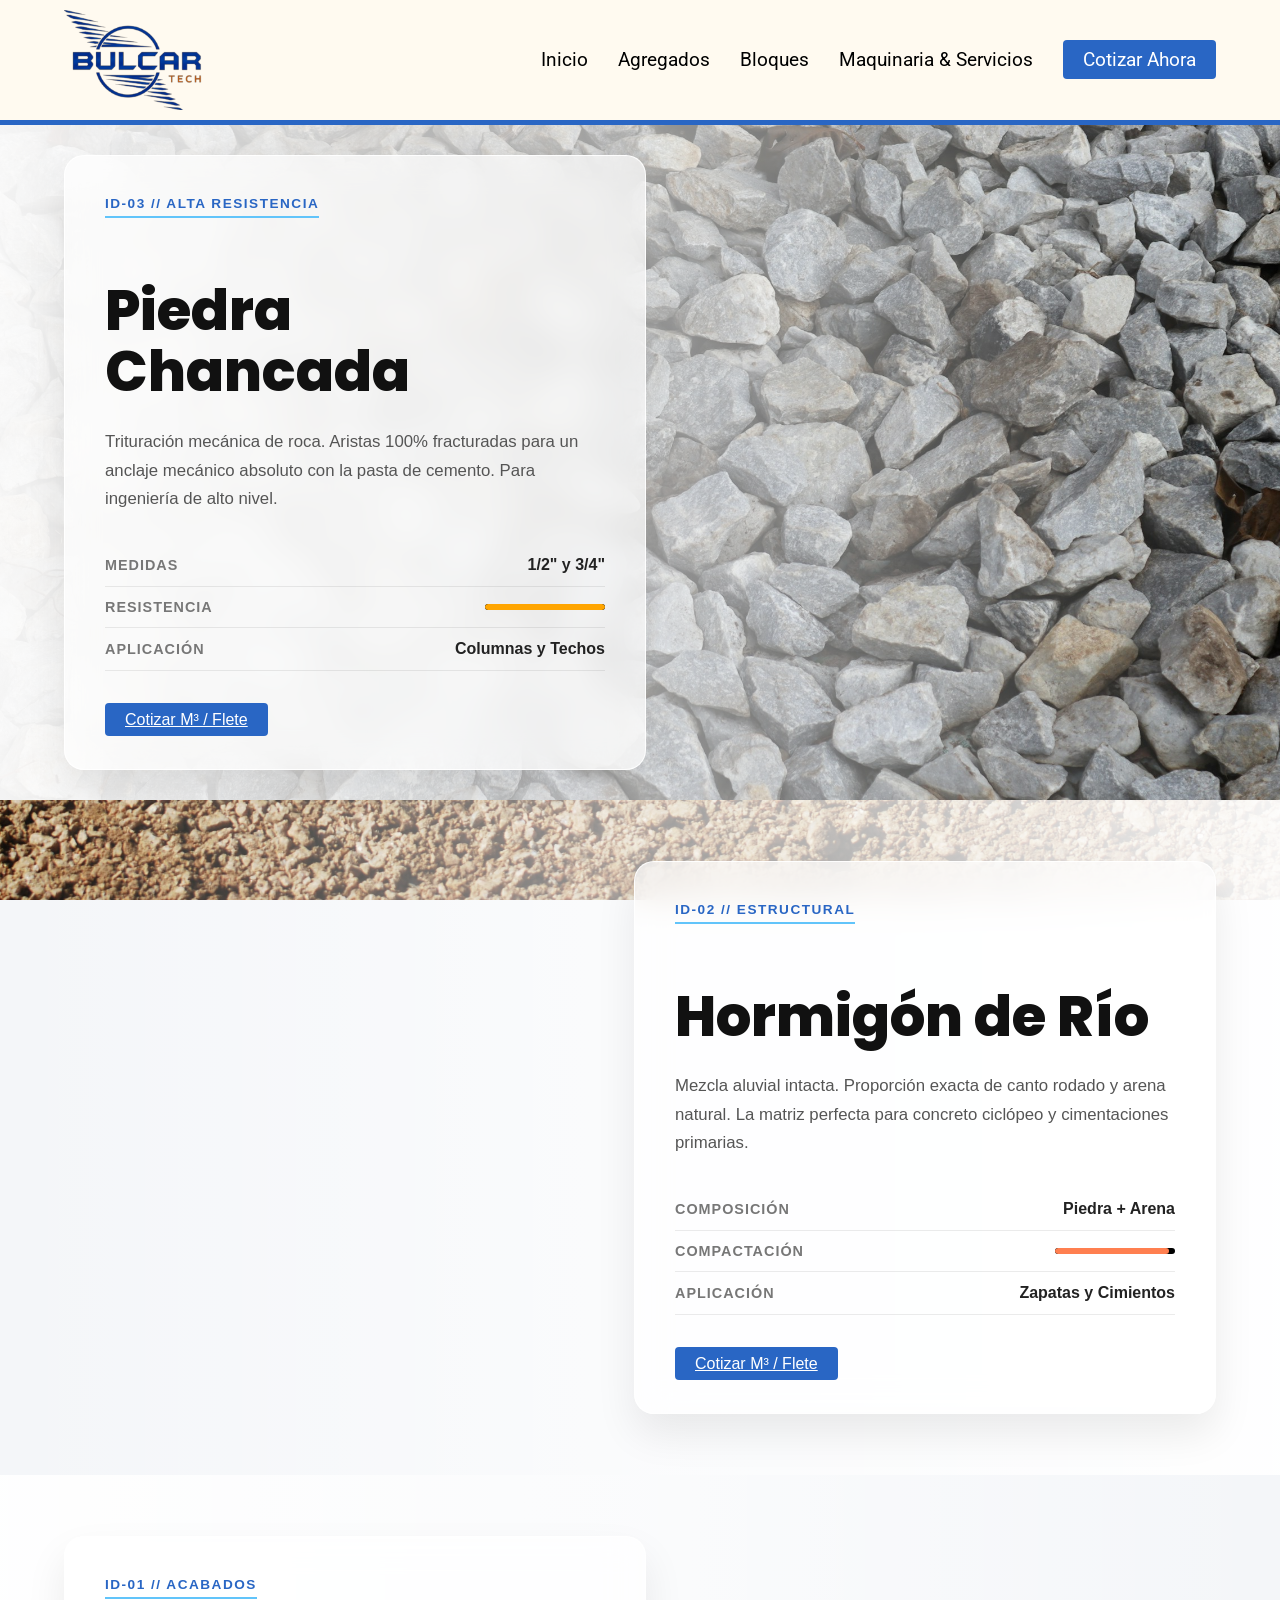
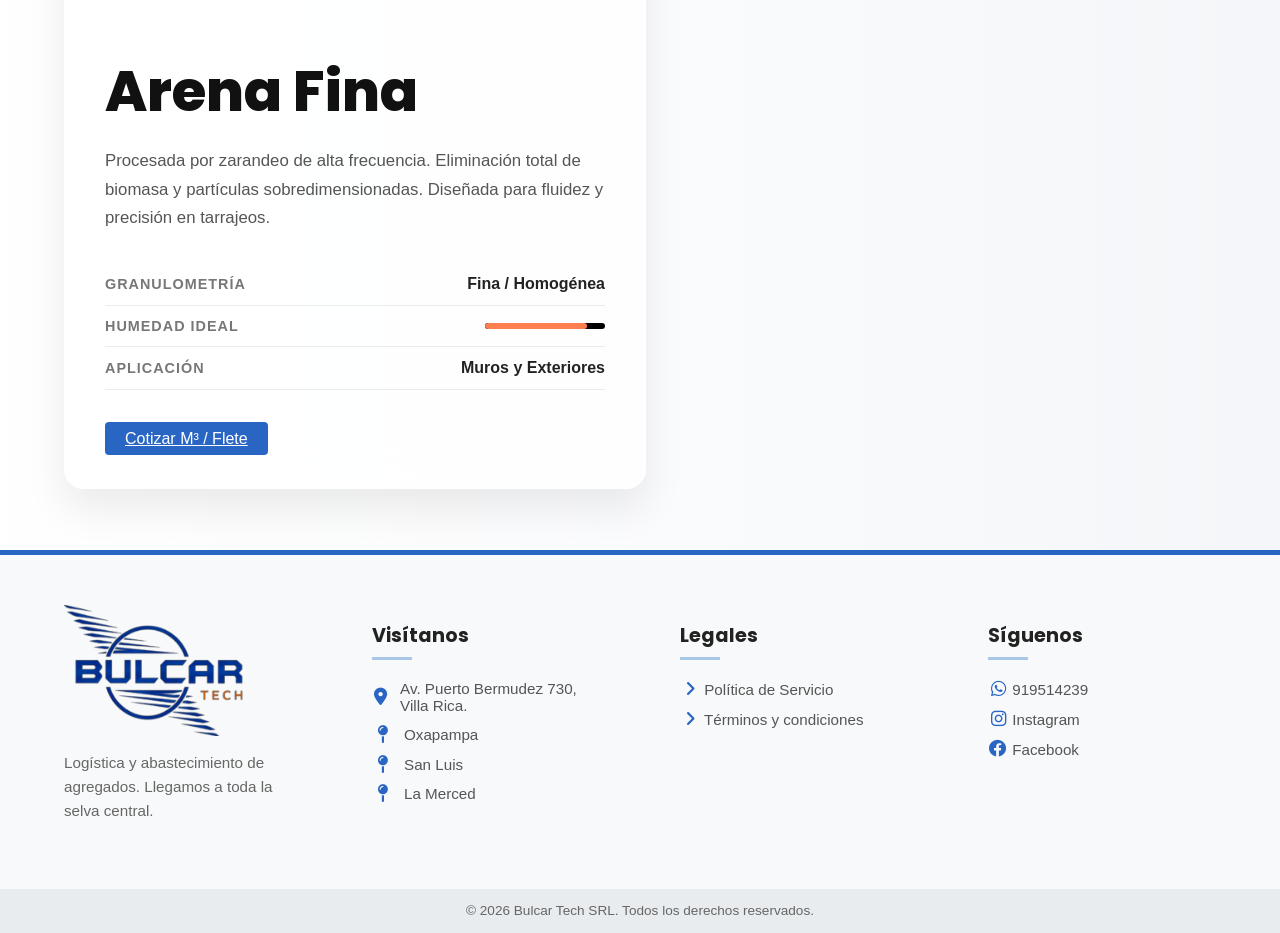
<file: agregados.html>
<!DOCTYPE html5>
<html>
<head>
    <meta name="viewport" content="width=device-width, initial-scale=1.0">
    <title>Bulcar Tech</title>
    <link rel="preconnect" href="https://fonts.googleapis.com">
    <link rel="preconnect" href="https://fonts.gstatic.com" crossorigin>
    <link href="https://fonts.googleapis.com/css2?family=Poppins:wght@700&family=Roboto:wght@400;700&display=swap" rel="stylesheet">
    <link rel="stylesheet" href="https://cdnjs.cloudflare.com/ajax/libs/font-awesome/6.0.0/css/all.min.css"> <!-- para obtener iconos pequeños -->
    <link rel="stylesheet" href="style.css">
</head>

<body>
    <!-- cabezera -->
    <header class="main-header">
        <div class="header-container">
            
            <a href="index.html" class="logo">
                <img src="img/logo_original_white.png" alt="Bulcar Tech - Logística y Construcción">
            </a>

            <nav class="main-nav">
                <ul>
                    <li><a href="index.html">Inicio</a></li>
                    <li><a href="agregados.html">Agregados</a></li>
                    <li><a href="blocks.html">Bloques</a></li>
                    <li><a href="maquinaria.html">Maquinaria & Servicios</a></li>
                    <li class="item-cotizar"><a href="cotizar.html" class="btn-cotizar">Cotizar Ahora</a></li>
                </ul>
            </nav>
        </div>
    </header>

    <!-- Contenido -->
    <main class="main-agregados">

        <section class="seccion-material bg-piedra">
            <div class="filtro-fondo"></div>
            <div class="contenedor-material">
                
                <div class="tarjeta-info">
                    <div class="tarjeta-cabecera">
                        <span class="etiqueta">ID-03 // Alta Resistencia</span>
                        <h2>Piedra Chancada</h2>
                    </div>
                    
                    <div class="tarjeta-cuerpo">
                        <p class="descripcion">Trituración mecánica de roca. Aristas 100% fracturadas para un anclaje mecánico absoluto con la pasta de cemento. Para ingeniería de alto nivel.</p>
                        
                        <ul class="lista-especificaciones">
                            <li>
                                <span class="spec-nombre">Medidas</span>
                                <span class="spec-valor">1/2" y 3/4"</span>
                            </li>
                            <li>
                                <span class="spec-nombre">Resistencia</span>
                                <span class="barra-contenedor"><div class="barra-relleno color-oscuro" style="width: 100%;"></div></span>
                            </li>
                            <li>
                                <span class="spec-nombre">Aplicación</span>
                                <span class="spec-valor">Columnas y Techos</span>
                            </li>
                        </ul>
                    </div>

                    <div class="tarjeta-pie">
                        <a href="https://wa.me/51919514239" class="btn-cotizar">Cotizar M³ / Flete</a>
                    </div>
                </div>

            </div>
        </section>

        

        <section class="seccion-material bg-hormigon">
            <div class="filtro-fondo filtro-derecha"></div>
            <div class="contenedor-material alinear-derecha">
                
                <div class="tarjeta-info">
                    <div class="tarjeta-cabecera">
                        <span class="etiqueta">ID-02 // Estructural</span>
                        <h2>Hormigón de Río</h2>
                    </div>
                    
                    <div class="tarjeta-cuerpo">
                        <p class="descripcion">Mezcla aluvial intacta. Proporción exacta de canto rodado y arena natural. La matriz perfecta para concreto ciclópeo y cimentaciones primarias.</p>
                        
                        <ul class="lista-especificaciones">
                            <li>
                                <span class="spec-nombre">Composición</span>
                                <span class="spec-valor">Piedra + Arena</span>
                            </li>
                            <li>
                                <span class="spec-nombre">Compactación</span>
                                <span class="barra-contenedor"><div class="barra-relleno color-claro" style="width: 95%;"></div></span>
                            </li>
                            <li>
                                <span class="spec-nombre">Aplicación</span>
                                <span class="spec-valor">Zapatas y Cimientos</span>
                            </li>
                        </ul>
                    </div>

                    <div class="tarjeta-pie">
                        <a href="https://wa.me/51919514239" class="btn-cotizar">Cotizar M³ / Flete</a>
                    </div>
                </div>

            </div>
        </section>

        <section class="seccion-material bg-arena">
            <div class="filtro-fondo"></div>
            <div class="contenedor-material">
                
                <div class="tarjeta-info">
                    <div class="tarjeta-cabecera">
                        <span class="etiqueta">ID-01 // Acabados</span>
                        <h2>Arena Fina</h2>
                    </div>
                    
                    <div class="tarjeta-cuerpo">
                        <p class="descripcion">Procesada por zarandeo de alta frecuencia. Eliminación total de biomasa y partículas sobredimensionadas. Diseñada para fluidez y precisión en tarrajeos.</p>
                        
                        <ul class="lista-especificaciones">
                            <li>
                                <span class="spec-nombre">Granulometría</span>
                                <span class="spec-valor">Fina / Homogénea</span>
                            </li>
                            <li>
                                <span class="spec-nombre">Humedad Ideal</span>
                                <span class="barra-contenedor"><div class="barra-relleno color-claro" style="width: 85%;"></div></span>
                            </li>
                            <li>
                                <span class="spec-nombre">Aplicación</span>
                                <span class="spec-valor">Muros y Exteriores</span>
                            </li>
                        </ul>
                    </div>

                    <div class="tarjeta-pie">
                        <a href="https://wa.me/51919514239" class="btn-cotizar">Cotizar M³ / Flete</a>
                    </div>
                </div>
                
            </div>
        </section>

        

    </main>

    <!-- Pie de pagina -->
   <footer class="main-footer">
        <div class="footer-content">
            
            <div class="caja caja-marca">
                <img src="img/logo_original_white.png" alt="Logo Bulcar Tech" class="footer-logo-img">
                <p class="slogan-footer">Logística y abastecimiento de agregados. Llegamos a toda la selva central.</p>
            </div>

            <div class="caja">
                <h2>Visítanos</h2>
                <ul class="lista-visita">
                    <li><i class="fa-solid fa-location-dot"></i> Av. Puerto Bermudez 730, Villa Rica.</li>
                    <li><i class="fa-solid fa-map-pin"></i> Oxapampa</li>
                    <li><i class="fa-solid fa-map-pin"></i> San Luis</li>
                    <li><i class="fa-solid fa-map-pin"></i> La Merced</li>
                </ul>
            </div>

            <div class="caja">
                <h2>Legales</h2>
                <ul>
                    <li><a href="#"><i class="fa-solid fa-angle-right"></i> Política de Servicio</a></li>
                    <li><a href="#"><i class="fa-solid fa-angle-right"></i> Términos y condiciones</a></li>
                </ul>
            </div>

            <div class="caja">
                <h2>Síguenos</h2>
                <ul class="social-links">
                    <li><a href="https://wa.me/51919514239" target="_blank"><i class="fa-brands fa-whatsapp"></i> 919514239</a></li>
                    <li><a href="#"><i class="fa-brands fa-instagram"></i> Instagram</a></li>
                    <li><a href="#"><i class="fa-brands fa-facebook"></i> Facebook</a></li>
                </ul>
            </div>
            
        </div>
        <div class="footer-bottom">
            <p>&copy; 2026 Bulcar Tech SRL. Todos los derechos reservados.</p>
        </div>
    </footer>
</body>
</html>
</file>
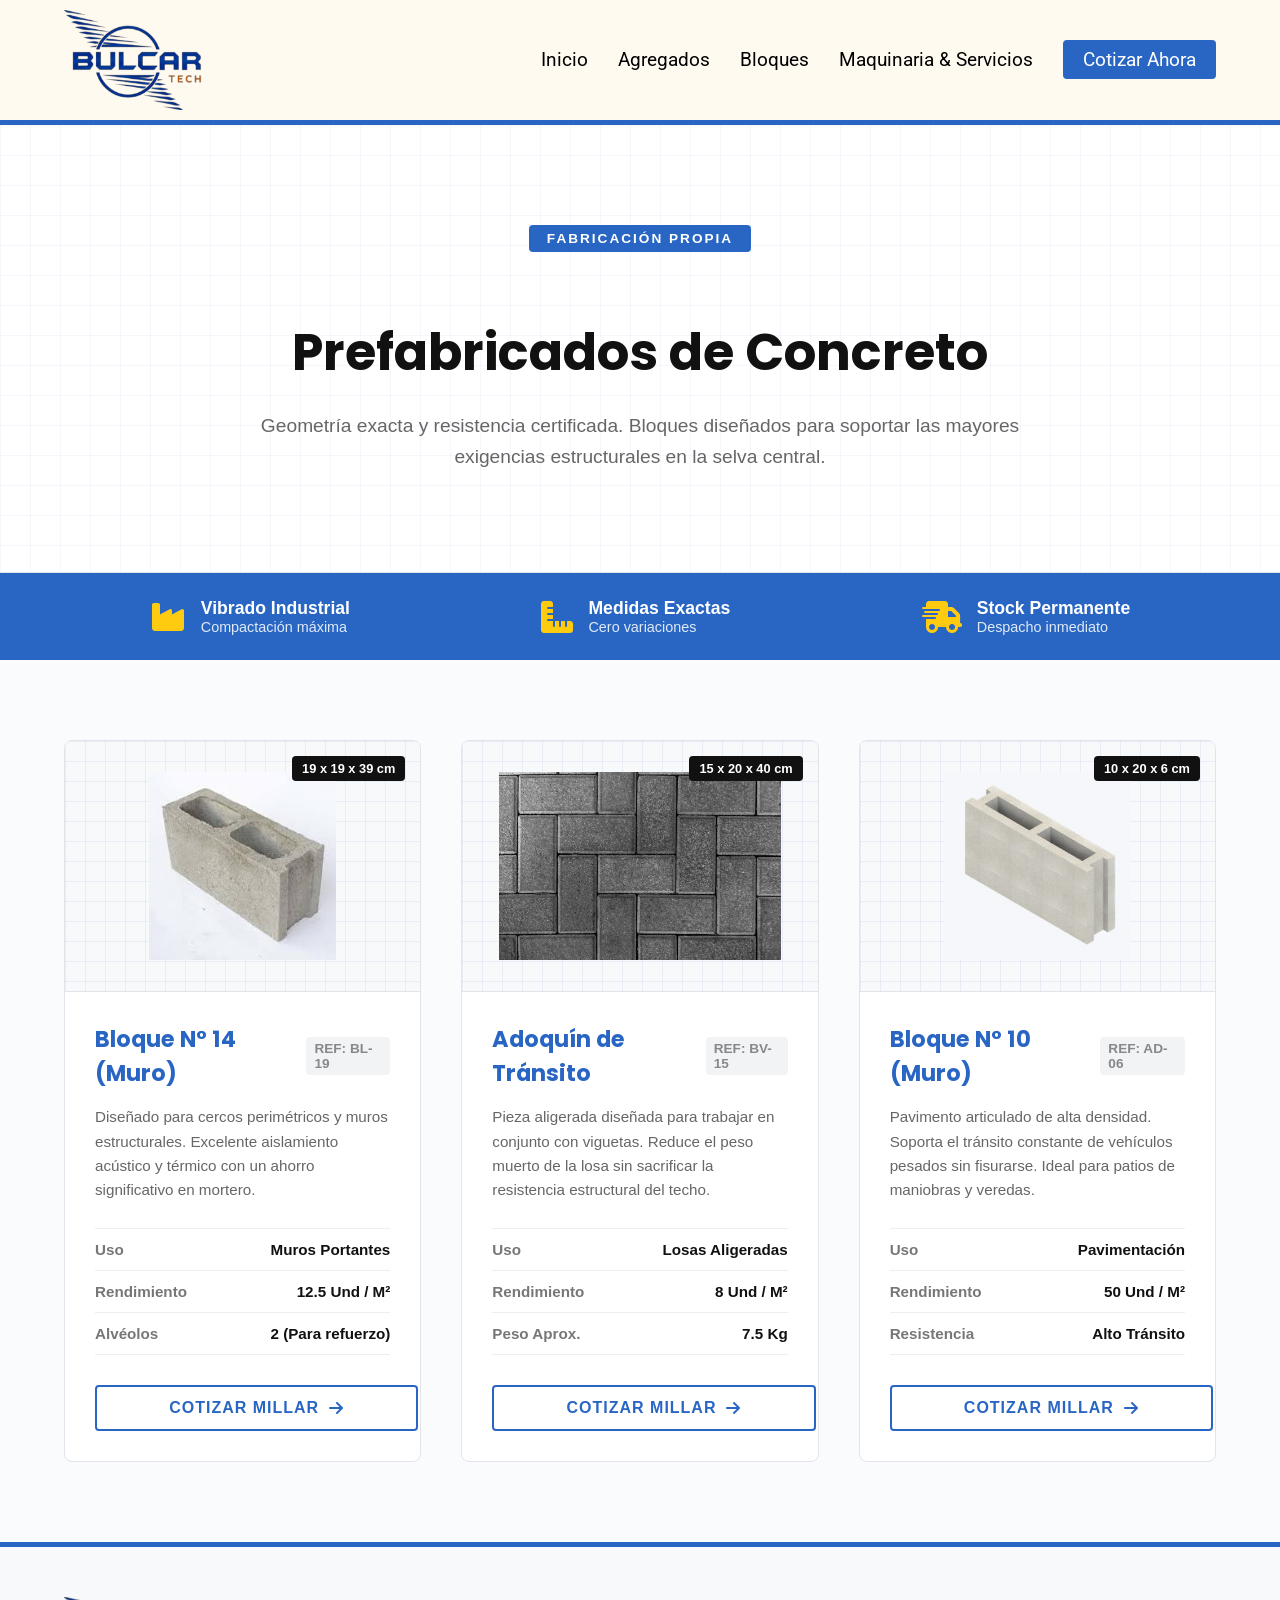
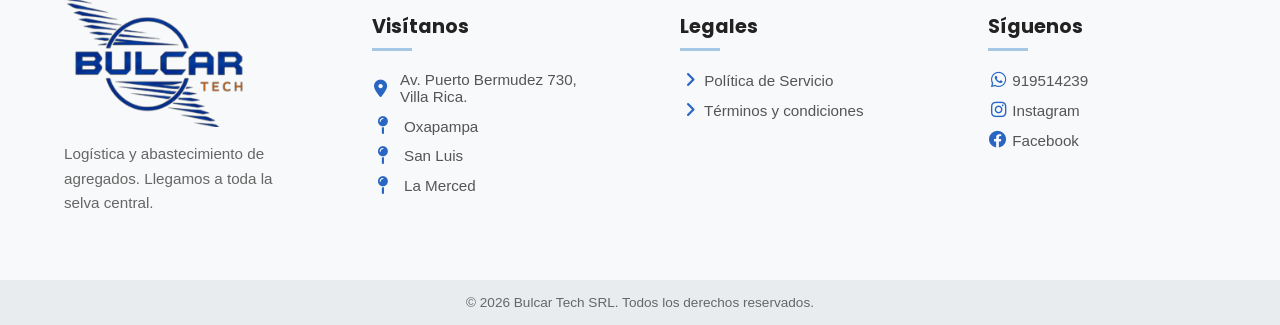
<file: blocks.html>
<!DOCTYPE html5>
<html>
<head>
    <meta name="viewport" content="width=device-width, initial-scale=1.0">
    <title>Bulcar Tech</title>
    <link rel="preconnect" href="https://fonts.googleapis.com">
    <link rel="preconnect" href="https://fonts.gstatic.com" crossorigin>
    <link href="https://fonts.googleapis.com/css2?family=Poppins:wght@700&family=Roboto:wght@400;700&display=swap" rel="stylesheet">
    <link rel="stylesheet" href="https://cdnjs.cloudflare.com/ajax/libs/font-awesome/6.0.0/css/all.min.css"> <!-- para obtener iconos pequeños -->
    <link rel="stylesheet" href="style.css">
</head>

<body>
    
    <!-- header-->
    <header class="main-header">
        <div class="header-container">
            
            <a href="index.html" class="logo">
                <img src="img/logo_original_white.png" alt="Bulcar Tech - Logística y Construcción">
            </a>

            <nav class="main-nav">
                <ul>
                    <li><a href="index.html">Inicio</a></li>
                    <li><a href="agregados.html">Agregados</a></li>
                    <li><a href="blocks.html">Bloques</a></li>
                    <li><a href="maquinaria.html">Maquinaria & Servicios</a></li>
                    <li class="item-cotizar"><a href="cotizar.html" class="btn-cotizar">Cotizar Ahora</a></li>
                </ul>
            </nav>
        </div>
    </header>
    <!-- cont -->
    <main class="main-bloques">

        <section class="hero-arquitectura">
            <div class="hero-contenido">
                <span class="badge-ingenieria">Fabricación Propia</span>
                <h1>Prefabricados de Concreto</h1>
                <p>Geometría exacta y resistencia certificada. Bloques diseñados para soportar las mayores exigencias estructurales en la selva central.</p>
            </div>
        </section>

        <section class="barra-datos-fabrica">
            <div class="contenedor-datos">
                <div class="dato-item">
                    <i class="fa-solid fa-industry"></i>
                    <div class="dato-texto">
                        <strong>Vibrado Industrial</strong>
                        <span>Compactación máxima</span>
                    </div>
                </div>
                <div class="dato-item">
                    <i class="fa-solid fa-ruler-combined"></i>
                    <div class="dato-texto">
                        <strong>Medidas Exactas</strong>
                        <span>Cero variaciones</span>
                    </div>
                </div>
                <div class="dato-item">
                    <i class="fa-solid fa-truck-fast"></i>
                    <div class="dato-texto">
                        <strong>Stock Permanente</strong>
                        <span>Despacho inmediato</span>
                    </div>
                </div>
            </div>
        </section>

        <section class="seccion-catalogo-tecnico">
            <div class="contenedor-grilla">

                <div class="tarjeta-bloque">
                    <div class="bloque-visual">
                        <div class="fondo-cuadricula"></div>
                        <span class="tag-medida">19 x 19 x 39 cm</span>
                        <img src="img/blocks/n14.jpg" alt="Bloque de Concreto 19">
                    </div>
                    
                    <div class="bloque-info">
                        <div class="encabezado-tecnico">
                            <h3>Bloque N° 14 (Muro)</h3>
                            <span class="sku">REF: BL-19</span>
                        </div>
                        
                        <p class="bloque-desc">Diseñado para cercos perimétricos y muros estructurales. Excelente aislamiento acústico y térmico con un ahorro significativo en mortero.</p>
                        
                        <div class="tabla-especificaciones">
                            <div class="fila-spec">
                                <span class="spec-lbl">Uso</span>
                                <span class="spec-val">Muros Portantes</span>
                            </div>
                            <div class="fila-spec">
                                <span class="spec-lbl">Rendimiento</span>
                                <span class="spec-val">12.5 Und / M²</span>
                            </div>
                            <div class="fila-spec">
                                <span class="spec-lbl">Alvéolos</span>
                                <span class="spec-val">2 (Para refuerzo)</span>
                            </div>
                        </div>
                        
                        <a href="https://wa.me/51919514239" class="btn-plano">Cotizar Millar <i class="fa-solid fa-arrow-right"></i></a>
                    </div>
                </div>

                <div class="tarjeta-bloque">
                    <div class="bloque-visual">
                        <div class="fondo-cuadricula"></div>
                        <span class="tag-medida">15 x 20 x 40 cm</span>
                        <img src="img/blocks/ad.jpg" alt="Bovedilla de Techo">
                    </div>
                    
                    <div class="bloque-info">
                        <div class="encabezado-tecnico">
                            <h3>Adoquín de Tránsito</h3>
                            <span class="sku">REF: BV-15</span>
                        </div>
                        
                        <p class="bloque-desc">Pieza aligerada diseñada para trabajar en conjunto con viguetas. Reduce el peso muerto de la losa sin sacrificar la resistencia estructural del techo.</p>
                        
                        <div class="tabla-especificaciones">
                            <div class="fila-spec">
                                <span class="spec-lbl">Uso</span>
                                <span class="spec-val">Losas Aligeradas</span>
                            </div>
                            <div class="fila-spec">
                                <span class="spec-lbl">Rendimiento</span>
                                <span class="spec-val">8 Und / M²</span>
                            </div>
                            <div class="fila-spec">
                                <span class="spec-lbl">Peso Aprox.</span>
                                <span class="spec-val">7.5 Kg</span>
                            </div>
                        </div>
                        
                        <a href="https://wa.me/51919514239" class="btn-plano">Cotizar Millar <i class="fa-solid fa-arrow-right"></i></a>
                    </div>
                </div>

                <div class="tarjeta-bloque">
                    <div class="bloque-visual">
                        <div class="fondo-cuadricula"></div>
                        <span class="tag-medida">10 x 20 x 6 cm</span>
                        <img src="img/blocks/n10.jpg" alt="Adoquín de Tránsito">
                    </div>
                    
                    <div class="bloque-info">
                        <div class="encabezado-tecnico">
                            <h3>Bloque N° 10 (Muro)</h3>
                            <span class="sku">REF: AD-06</span>
                        </div>
                        
                        <p class="bloque-desc">Pavimento articulado de alta densidad. Soporta el tránsito constante de vehículos pesados sin fisurarse. Ideal para patios de maniobras y veredas.</p>
                        
                        <div class="tabla-especificaciones">
                            <div class="fila-spec">
                                <span class="spec-lbl">Uso</span>
                                <span class="spec-val">Pavimentación</span>
                            </div>
                            <div class="fila-spec">
                                <span class="spec-lbl">Rendimiento</span>
                                <span class="spec-val">50 Und / M²</span>
                            </div>
                            <div class="fila-spec">
                                <span class="spec-lbl">Resistencia</span>
                                <span class="spec-val">Alto Tránsito</span>
                            </div>
                        </div>
                        
                        <a href="https://wa.me/51919514239" class="btn-plano">Cotizar Millar <i class="fa-solid fa-arrow-right"></i></a>
                    </div>
                </div>

            </div>
        </section>

    </main>

    <!-- pie de pagina -->
   <footer class="main-footer">
        <div class="footer-content">
            
            <div class="caja caja-marca">
                <img src="img/logo_original_white.png" alt="Logo Bulcar Tech" class="footer-logo-img">
                <p class="slogan-footer">Logística y abastecimiento de agregados. Llegamos a toda la selva central.</p>
            </div>

            <div class="caja">
                <h2>Visítanos</h2>
                <ul class="lista-visita">
                    <li><i class="fa-solid fa-location-dot"></i> Av. Puerto Bermudez 730, Villa Rica.</li>
                    <li><i class="fa-solid fa-map-pin"></i> Oxapampa</li>
                    <li><i class="fa-solid fa-map-pin"></i> San Luis</li>
                    <li><i class="fa-solid fa-map-pin"></i> La Merced</li>
                </ul>
            </div>

            <div class="caja">
                <h2>Legales</h2>
                <ul>
                    <li><a href="#"><i class="fa-solid fa-angle-right"></i> Política de Servicio</a></li>
                    <li><a href="#"><i class="fa-solid fa-angle-right"></i> Términos y condiciones</a></li>
                </ul>
            </div>

            <div class="caja">
                <h2>Síguenos</h2>
                <ul class="social-links">
                    <li><a href="https://wa.me/51919514239" target="_blank"><i class="fa-brands fa-whatsapp"></i> 919514239</a></li>
                    <li><a href="#"><i class="fa-brands fa-instagram"></i> Instagram</a></li>
                    <li><a href="#"><i class="fa-brands fa-facebook"></i> Facebook</a></li>
                </ul>
            </div>
            
        </div>
        <div class="footer-bottom">
            <p>&copy; 2026 Bulcar Tech SRL. Todos los derechos reservados.</p>
        </div>
    </footer>

    <script src="script.js"></script>
</body>
</html>
</file>
<file: style.css>
/* =============================================
                     RESET UNIVERSAL 
   ============================================= */
body {
    display: flex;
    flex-direction: column;
    min-height: 100vh; /* vh significa "view height", o sea, el alto de la pantalla */
    margin: 0;
    font-family: 'Roboto', sans-serif; /* Fuente principal para lectura */
}

h1, h2, h3, .formulario_titulo {
    font-family: 'Poppins', sans-serif;
    font-weight: 700; /* Negrita para resaltar */
}

/* =============================================
              PRELOADER (PANTALLA DE CARGA)
============================================= */
#preloader {
    position: fixed;
    top: 0;
    left: 0;
    width: 100%;
    height: 100vh; /* Ocupa el 100% de la pantalla */
    background-color: #ffffff; /* Fondo blanco limpio */
    z-index: 9999; /* Asegura que esté por encima de absolutamente todo */
    display: flex;
    justify-content: center;
    align-items: center;
    transition: opacity 0.5s ease, visibility 0.5s ease; /* Transición suave al desaparecer */
}

/* Clase que se añade con JavaScript para ocultarlo */
#preloader.oculto {
    opacity: 0;
    visibility: hidden;
}

/* Contenedor relativo para superponer el logo y el círculo */
.contenedor-loader {
    position: relative;
    width: 120px;
    height: 120px;
    display: flex;
    justify-content: center;
    align-items: center;
}

/* El aro que gira */
.circulo-giratorio {
    position: absolute;
    width: 100%;
    height: 100%;
    border: 4px solid #f3f3f3; /* Color de fondo del anillo (gris muy claro) */
    border-top: 4px solid #2966C4; /* Azul Bulcar */
    border-bottom: 4px solid #FFCB11; /* Amarillo Bulcar */
    border-radius: 50%;
    animation: girar 1.5s linear infinite; /* Animación infinita */
}

/* El logo en el centro */
.logo-loader {
    width: 70px; /* Un poco más pequeño que el aro para que no lo toque */
    height: auto;
    z-index: 10; /* Asegura que el logo esté por encima del fondo del aro */
    animation: latido 2s ease-in-out infinite; /* Pequeño efecto extra */
}

/* --- ANIMACIONES (KEYFRAMES) --- */
@keyframes girar {
    0% { transform: rotate(0deg); }
    100% { transform: rotate(360deg); }
}

@keyframes latido {
    0%, 100% { transform: scale(1); }
    50% { transform: scale(1.08); } /* El logo crece un 8% y vuelve a bajar */
}


/* ***************************index.html **************************/


/* =============================================
                        Header
   ============================================= */
.main-header {
    background-color:floralwhite; 
    width: 100%;
    padding: 10px 0;
}

.header-container {
    display: flex;
    justify-content: space-between;
    align-items: center;
    max-width: 1200px;
    margin: 0 auto;
    padding: 0 5%;
}


.main-nav ul {
    display: flex;
    list-style: none; /* delete los puntitos del lista */
    gap: 30px; /* space entre categories */
    

}
.btn-cotizar {
    color:white !important;
    padding: 8px 20px;
    border-radius: 4px; /* Bordes ligeramente suavizados, pero rectangulares */
    background-color: #2966C4;
    
    
}

.btn-cotizar:hover {
    background-color:#FFCB11 /* #a7c7e7 */; /* Se rellena de azul bajo */
    color: black !important; /* El texto cambia a blanco para contrastar */
  }

.main-nav a {   /* editar las categorias (anchor, ancla) -> "a" */
   
  color: black;
    font-size: 1.2rem;
    transition: 0.5s;
    text-decoration: none;
}

.main-nav a:hover {         /* pasar cursor en las categorias (anchor, ancla) -> "a" */
    color:blue;
    font-weight: bold;
    
}
/* =============================================
             AJUSTE PERFECTO DEL LOGO
============================================= */
.logo {
    display: flex;
    align-items: center; /* Centra el logo verticalmente con el menú */
    text-decoration: none;
}

.logo img {
    /* AQUÍ ESTÁ LA MAGIA */
    /* Limita la altura del logo para que nunca estire el header */
    max-height: 100px; 
    
    /* El ancho automático mantiene la proporción perfecta sin deformar tu logo */
    width: auto; 
    
    /* Le dice al navegador que el logo debe encajar estrictamente en ese espacio */
    object-fit: contain; 
}

/* Si sientes que el logo se ve muy chiquito, puedes subir el max-height a 60px o 70px, 
   pero 50px o 55px es el estándar corporativo para barras de navegación. */
/* modo MOVIL */
@media (max-width: 768px) {
    .header-container {
        flex-direction: column; /* Apila logo y menú verticalmente */
        gap: 15px;
    }

    .main-nav ul {
        flex-direction: column; /* ¡CORRECCIÓN AQUÍ! Esto apila las categorías una debajo de otra */
        align-items: center;
        gap: 15px; /* Espacio uniforme entre los enlaces y el botón */
        padding: 0;
        width: 100%;
    }
    
    .main-nav li {
        margin: 0; /* Quitamos el margin porque ya usamos 'gap' */
        width: 100%;
        text-align: center;
    }

    /* Protección extra para que el botón no se estire raro ni se deforme */
    .btn-cotizar {
        display: inline-block; /* Obliga a respetar el padding perfectamente */
        margin-top: 10px; /* Lo separa un poco más del resto de categorías */
        width: 80%; /* Para que en celular sea un botón grande y fácil de presionar */
        max-width: 250px;
    }
}
/* .logo {
    display: flex;
    align-items: center;
    position: relative;
    height: 60px; /* <--- ESTA es la altura máxima de tu header 
} */

/* 2. El logo puede ser más grande que el contenedor */
/* .logo img {
    height: 140px; /* <--- El logo mide 100px, pero el div solo 60px 
    width: auto;
    position: absolute; /* Permite que el logo "flote" sobre el header 
    top: 50%;
    transform: translateY(-50%); /* Lo centra verticalmente perfecto 
    z-index: 100; /* Asegura que el logo esté por encima de lo que venga abajo 
    transition: transform 0.3s ease;
} */ 

/* 3. Ajuste para el H1 (invisible para el usuario) */
/* .logo h1 {
    position: absolute;
    width: 1px;
    height: 1px;
    padding: 0;
    margin: -1px;
    overflow: hidden;
    clip: rect(0, 0, 0, 0);
    border: 0;
} */


/* =============================================
   TopBar (carrusel geografico)
   ============================================= */

/* 1. EL FONDO (100% ancho) */
.topbar-fondo {
    width: 100%;
    background: #A7C7E7;
    /* Aquí NO va el overflow, para que el fondo llegue a las esquinas */
}

/* 2. EL CENTRADOR (1200px) */
.topbar-centrado {
    max-width: 900px;
    margin: 0 auto; /* Lo mantiene al centro de la web */
    overflow: hidden; /* ESTA ES LA CLAVE: Corta el texto justo a los 1200px */
}

/* 3. LA PISTA EN MOVIMIENTO */
.carrusel-track {
    display: flex;
    width: max-content; /* Permite que la pista sea larguísima */
    animation: scroll 15s linear infinite;
}

.carrusel-track span {
    display: flex;
    align-items: center;
    gap: 8px;
    padding: 1px 50px;
    color: black;
   
}

/* LA ANIMACIÓN */
@keyframes scroll {
    0% { transform: translateX(0); }
    100% { transform: translateX(-50%); }
}

/* modo MOVIL*/

@media (max-width: 768px) {
    .top-bar {
        display: none; 
    }
}


/* =============================================
        hero section (imagen) 
   ============================================= */

.hero {
    /* Aquí pones la ruta de tu imagen */
    background-image: linear-gradient(rgba(0,0,0,0.6), rgba(0,0,0,0.6)), url('img/bg_banner.jpg');
    background-size: cover;       /* La imagen siempre llena el espacio sin deformarse */
    background-position: center;   /* Centra la imagen */
    height: 60vh;                 /* Ocupa el 80% de la altura de la pantalla */
    display: flex;
    justify-content: center;
    align-items: center;
    text-align: center;
    color: #f5f0e8;
}

.hero-content h1 {
    font-size: 3rem;
    margin-bottom: 20px;
}
.color-hero {
    /* color: #61C4FA; */
    color: #FFCB11;
}
.tt-green {
    color: #1DA851;
}

/* Estilo del botón (Similar al visto en la Sesión 04) */
.btn-main {
    background-color:  transparent;
    color: white;
    border: 2px solid white /* #84b6f4 */;
    padding: 10px 30px;
    text-decoration: none;
    border-radius: 5px;
    font-weight: bold;
    transition: 0.3s;
}

.btn-main:hover {
   /*  color: white;
    background-color: #2966C4;  */
    color: black;
    background-color: #FFCB11;
    border:3px solid white;
}
.slogan {
    padding: 15px;
}

/* modo movil */

@media (max-width: 768px) {
    .hero {
        height: 60vh; /* Bajamos la altura en celular para que se vea mejor el contenido */
    }

    .hero-content h1 {
        font-size: 1.8rem; /* Letra más pequeña para que no se corte */
    }
}



/* =============================================
        section STATS GLOB
   ============================================= */
.stats-static {
    background-color: whitesmoke/* #1a1a1a */; /* Fondo oscuro tipo industrial */
    padding: 1px 5%;
    color: black;
    border-top: 4px solid #A7C7E7; /* El verde que usamos en los botones */
}

.stats-wrapper {
    display: flex;
    justify-content: space-around; /* Reparte el espacio entre los 4 */
    align-items: center;
    max-width: 1200px;
    margin: 0 auto;
    flex-wrap: wrap; /* Clave para que en móvil bajen */
}

.stat-box {
    text-align: center;
    padding: 15px;
    flex: 1;
    min-width: 200px; /* Evita que se aplasten mucho */
}

.stat-val {
    display: block;
    font-size: 2.3rem;
    font-weight: 800;
    color: black/* #229797 */; 
    margin-bottom: 5px;
}

.stat-desc {
    font-size: 0.85rem;
    text-transform: uppercase;
    letter-spacing: 1.5px;
    font-weight: 400;
    opacity: 0.8;
}

/* modo movil */
@media (max-width: 768px) {
    .stats-wrapper {
        flex-direction: column; /* Se apilan en columna en celular */
        gap: 30px;
    }
    
    .stat-box {
        border-bottom: 1px solid #333;
        width: 100%;
    }
    
    .stat-box:last-child {
        border-bottom: none;
    }
}

/* =============================================
      SECCIÓN VITRINA (PRODUCTOS / SERVICIOS)
============================================= */
.vitrina-bulcar {
    padding: 80px 5%;
    background-color: #f4f6f9; /* Fondo muy claro para contrastar */
    font-family: sans-serif;
}

/* --- CABECERA DE LA SECCIÓN --- */
.vitrina-cabecera {
    display: flex;
    justify-content: space-between;
    align-items: flex-end;
    margin-bottom: 50px;
    border-bottom: 2px solid #e1e5eb;
    padding-bottom: 20px;
}

.titulos-vitrina {
    max-width: 600px;
}

.badge-vitrina {
    display: inline-block;
    color: #2966C4;
    font-weight: bold;
    text-transform: uppercase;
    letter-spacing: 1.5px;
    font-size: 0.85rem;
    margin-bottom: 10px;
}

.tt-pro-serv {
    font-size: 2.5rem;
    color: #111;
    margin: 0 0 10px 0;
    line-height: 1.2;
}

.titulos-vitrina p {
    color: #555;
    font-size: 1.1rem;
    margin: 0;
}

.btn-ver-todo {
    color: #2966C4;
    font-weight: bold;
    text-decoration: none;
    font-size: 1.05rem;
    transition: color 0.3s;
}

.btn-ver-todo:hover {
    color: #FFCB11; /* Tu amarillo Bulcar */
}

/* --- GRID DE TARJETAS --- */
.grid-vitrina {
    display: grid;
    /* Esto hace que sea responsivo automáticamente sin media queries complejas */
    grid-template-columns: repeat(auto-fit, minmax(320px, 1fr));
    gap: 30px;
}

/* --- TARJETA INDUSTRIAL INTERACTIVA --- */
.card-industrial {
    position: relative;
    height: 380px;
    border-radius: 12px;
    overflow: hidden;
    box-shadow: 0 10px 20px rgba(0,0,0,0.1);
    background-color: #000;
}

/* La imagen de fondo */
.card-bg {
    position: absolute;
    top: 0; left: 0;
    width: 100%; height: 100%;
    object-fit: cover;
    transition: transform 0.6s ease;
}

/* Filtro oscuro que se oscurece más al pasar el mouse */
.card-filtro {
    position: absolute;
    top: 0; left: 0;
    width: 100%; height: 100%;
    background: linear-gradient(to top, rgba(15, 20, 25, 0.95) 0%, rgba(15, 20, 25, 0.4) 50%, rgba(15, 20, 25, 0.1) 100%);
    transition: background 0.4s ease;
}

/* Contenido de texto que se superpone */
.card-contenido {
    position: absolute;
    bottom: 0;
    left: 0;
    width: 100%;
    padding: 30px;
    color: white;
    display: flex;
    flex-direction: column;
    justify-content: flex-end;
    height: 100%;
}

.card-encabezado {
    display: flex;
    justify-content: space-between;
    align-items: center;
    margin-bottom: 15px;
    border-left: 3px solid #FFCB11;
    padding-left: 15px;
    transition: transform 0.4s ease;
}

.card-encabezado h3 {
    font-size: 1.4rem;
    margin: 0;
    font-weight: 700;
}

.card-encabezado i {
    color: #61C4FA;
    font-size: 1.5rem;
}

/* La información que está oculta y aparece al pasar el mouse */
.card-oculto {
    max-height: 0; /* Oculto inicialmente */
    opacity: 0;
    overflow: hidden;
    transition: max-height 0.5s ease, opacity 0.5s ease;
}

.lista-vitrina {
    list-style: none;
    padding: 0;
    margin: 0 0 20px 0;
}

.lista-vitrina li {
    font-size: 0.95rem;
    color: #d1d5db;
    margin-bottom: 8px;
    display: flex;
    align-items: center;
    gap: 10px;
}

.lista-vitrina i {
    color: #FFCB11;
    font-size: 0.8rem;
}

.btn-vitrina {
    display: block;
    text-align: center;
    background-color: #2966C4;
    color: white;
    text-decoration: none;
    padding: 12px;
    border-radius: 6px;
    font-weight: bold;
    text-transform: uppercase;
    font-size: 0.9rem;
    transition: background-color 0.3s;
}

.btn-vitrina:hover {
    background-color: #FFCB11;
    color: #111;
}

/* --- EFECTOS HOVER (La magia de la interacción) --- */
.card-industrial:hover .card-bg {
    transform: scale(1.1); /* La foto hace zoom in lento */
}

.card-industrial:hover .card-filtro {
    background: linear-gradient(to top, rgba(15, 20, 25, 0.98) 0%, rgba(15, 20, 25, 0.8) 100%);
}

.card-industrial:hover .card-encabezado {
    transform: translateY(-10px); /* El título sube un poco */
}

.card-industrial:hover .card-oculto {
    max-height: 250px; /* Se despliega la lista y el botón */
    opacity: 1;
}

/* --- RESPONSIVE MÓVIL --- */
@media (max-width: 768px) {
    .vitrina-cabecera {
        flex-direction: column;
        align-items: flex-start;
        gap: 15px;
    }
    
    .tt-pro-serv {
        font-size: 2rem;
    }

    /* En móvil no hay "hover", así que mostramos la info directamente */
    .card-oculto {
        max-height: 250px;
        opacity: 1;
    }
    
    .card-industrial {
        height: auto;
        min-height: 400px;
    }
    
    .card-filtro {
        background: linear-gradient(to top, rgba(15, 20, 25, 0.98) 0%, rgba(15, 20, 25, 0.6) 100%);
    }
}

/* =============================================
       Photos enterprise
   ============================================= */
/* --- SLIDER FULL WIDTH (UI/UX Expert) --- */

.slider-fw-section {
    width: 100vw; /* 100% del ancho de la ventana del navegador */
    margin-left: calc(-50vw + 50%); /* Truco avanzado para romper los márgenes de contenedores padres */
    position: relative;
    overflow: hidden;
    background-color: #000;
}

.slider-fw-container {
    width: 100%;
    position: relative;
    border-top: 5px solid #A7C7E7;
}

.slider-fw-track {
    display: flex;
    transition: transform 0.6s cubic-bezier(0.25, 1, 0.5, 1); /* Transición mucho más profesional y fluida */
}

.slide-fw {
    min-width: 100vw; /* Cada foto ocupa toda la pantalla a lo ancho */
    height: 700px; /* Altura imponente */
    position: relative;
}

.slide-fw img {
    width: 100%;
    height: 100%;
    object-fit: cover; /* Evita que las fotos se aplasten */
}

/* El Gradiente Oscuro para legibilidad perfecta (Principio de Accesibilidad UX) */
.slide-fw-overlay {
    position: absolute;
    top: 0;
    left: 0;
    width: 100%;
    height: 100%;
    background: linear-gradient(to top, rgba(0,0,0,0.9) 0%, rgba(0,0,0,0.2) 50%, transparent 100%);
    display: flex;
    align-items: flex-end; /* Manda el texto hacia abajo */
    justify-content: center;
    padding-bottom: 80px;
}

.slide-fw-content {
    text-align: center;
    color: #ffffff;
    max-width: 800px;
    padding: 0 20px;
}

.slide-fw-content h2 {
    font-size: 3rem;
    margin-bottom: 15px;
    text-transform: uppercase;
    letter-spacing: 2px;
}

.slide-fw-content p {
    font-size: 1.2rem;
    opacity: 0.9;
}

/* Botones minimalistas */
.fw-btn {
    position: absolute;
    top: 50%;
    transform: translateY(-50%);
    background: rgba(0, 0, 0, 0.4);
    color: white;
    border: 2px solid rgba(255, 255, 255, 0.2);
    width: 60px;
    height: 60px;
    cursor: pointer;
    font-size: 24px;
    border-radius: 50%; /* Botones redondos se ven más modernos */
    transition: all 0.3s ease;
    backdrop-filter: blur(5px); /* Efecto cristal moderno */
}

.fw-btn:hover {
    background: #229797; /* Tu color de marca */
    border-color: #229797;
    transform: translateY(-50%) scale(1.1); /* Crece un poco al pasar el mouse */
}

.prev-fw { left: 30px; }
.next-fw { right: 30px; }

/* Responsive para celulares */
@media (max-width: 768px) {
    .slide-fw { height: 400px; }
    .slide-fw-content h2 { font-size: 2rem; }
    .fw-btn { width: 45px; height: 45px; font-size: 18px; }
    .prev-fw { left: 10px; }
    .next-fw { right: 10px; }
}




/* =============================================
        carrusel Logos Clientes (empresas)
   ============================================= */

/* CARRUSEL DE LOGOS CLIENTES */
.seccion-logos {
    padding: 60px 0;
    background-color: white; /* Tu azul bajo de fondo */
    display: flex;
    flex-direction: column;
    align-items: center;
    gap: 40px;
   
}
.titulo-confianza {
    color: #61C4FA; /* El mismo azul bajo de tus otros textos */
    font-size: 24px;
    font-weight: 400; /* Estilo elegante, no tan grueso */
    text-transform: uppercase; /* Opcional: le da un toque más corporativo */
    letter-spacing: 2px; /* Un poco de aire entre letras */
    position: relative;
    transition: font-weight 0.3s ease;
}


.carousel-container {
    width: 90%;
    max-width: 1300px; /* <--- AQUÍ limitas el ancho para que no sea toda la pantalla */
    overflow: hidden; /* Esconde los logos que van saliendo */
    position: relative;
    background: white; /* Opcional: un fondo blanco pastel para los logos */
    padding: 20px;
    border-radius: 15px;
    box-shadow: 0 4px 15px rgba(167, 199, 231, 0.2);
}

.carousel-track {
    display: flex;
    align-items: center;
    gap: 70px; /* Espacio entre logos */
    width: max-content;
    /* Si vas a usar animación automática, agrégala aquí */
    animation: scroll 15s linear infinite;  /* velocidad del carrusel */
}

.logo-item img {
    height: 110px; /* Tamaño controlado de los logos */
    width: auto;
   /*  filter: grayscale(100%); /* Opcional: logos en gris 
    opacity: 0.6; */
    transition: all 0.3s ease;
}

.logo-item img:hover {
    filter: grayscale(0%); /* A color al pasar el mouse */
    opacity: 1;
    transform: scale(1.4);
    
}
.carousel-container:hover .carousel-track {
    animation-play-state: paused;
}

/* Animación simple de desplazamiento */
@keyframes scroll {
    0% { transform: translateX(0); }
    100% { transform: translateX(-50%); }
}


/* =============================================
                      FOOTER
   ============================================= */

.main-footer {
    background-color: #f8f9fa; /* Gris humo muy limpio */
    color: #333;
    padding-top: 50px; 
    border-top: 5px solid #2966C4; /* Línea superior con azul corporativo */
    font-family: sans-serif;
}

.footer-content {
    display: flex;
    justify-content: space-between;
    align-items: flex-start;
    flex-wrap: wrap;
    max-width: 1200px;
    margin: 0 auto;
    padding: 0 5%;
    gap: 80px;
}

.caja {
    flex: 1;
    min-width: 220px; 
    margin-bottom: 30px;
}

/* --- ESTILOS DE LA MARCA Y LOGO --- */
.footer-logo-img {
    max-width: 180px; 
    height: auto;     
    margin-bottom: 15px; 
    display: block;   
}

.slogan-footer {
    font-size: 0.95rem;
    color: #666;
    line-height: 1.6;
}

/* --- TÍTULOS DE LAS CAJAS --- */
.caja h2 {
    font-size: 1.2rem;
    color: #222;
    margin-bottom: 20px;
    position: relative;
    padding-bottom: 10px;
}

/* La rayita celeste debajo de los títulos */
.caja h2::after {
    content: "";
    position: absolute;
    left: 0;
    bottom: 0;
    width: 40px;
    height: 3px;
    background-color: #A7C7E7; 
}

/* --- LISTAS, ICONOS Y ENLACES --- */
.caja ul {
    list-style: none;
    padding: 0;
    margin: 0;
}

.caja li {
    display: flex;
    align-items: center;
    gap: 12px;
    margin-bottom: 12px;
    font-size: 0.95rem;
    color: #555;
}

.caja i {
    color: #2966C4; 
    font-size: 1.1rem;
    width: 20px;
    text-align: center;
}

.caja a {
    color: #555;
    text-decoration: none;
    transition: all 0.3s ease; 
}

/* Efecto al pasar el mouse */
.caja a:hover {
    color: #2966C4;
    padding-left: 5px; 
}

/* --- BARRA DE COPYRIGHT --- */
.footer-bottom {
    background-color: #e9ecef; 
    text-align: center;
    padding: 1px 0;
    margin-top: 20px;
    font-size: 0.85rem;
    color: #666;
}

/* 
              MODO MÓVIL (FOOTER)
   */

@media (max-width: 768px) {
    .footer-content {
        flex-direction: column;
        text-align: center;
        padding: 40px 5% 20px;
        gap: 10px;
    }

    /* Centra la imagen del logo en celulares */
    .footer-logo-img {
        margin: 0 auto 15px auto; 
    }

    /* Centra la rayita debajo de los títulos */
    .caja h2::after {
        left: 50%;
        transform: translateX(-50%);
    }

    /* Centra el texto y los iconos de las listas */
    .caja li {
        justify-content: center; 
    }

    /* Desactivar el salto a la derecha en móviles */
    .caja a:hover {
        padding-left: 0; 
        color: #2966C4;
    }
}


/* FORmulario de contacto----------------------------------------------------------------- */
.formulario-contacto {
    flex: 1; 
    width:500px;
    max-width: 100%;
    margin:auto;
    margin-top: 100px;
    margin-bottom: 100px;
    padding: 20px;
    box-shadow: 0 0 20px 1px rgba(0,0,0,0.3);
    /* 0 en desplazamiento, 20 en difuminado, rgba los colores,
    el 0.3 es la transprencia*/
    position:relative;
    /*Porque después se va a
    posicionar otro elemento en base al formulario*/
  
   
  
}

.formulario-titulo {
    text-align: center;
    margin-top: 0;
    color:rgba(0,0,0,0.7);
}

.formulario_label, .formulario_submit, .formulario_input {
    display: block; /*para que se aprecie uno debajo de otro*/
    width: 90%;
}

.formulario_submit {
   background: green;
    color:#fff;
    padding: 10px 20px;
    cursor:pointer;
    border:none;
    margin:8px;
}

.formulario_submit:hover{
    background: #229797;
}


/* =============================================
              PÁGINA: AGREGADOS
============================================= */
.main-agregados {
    background-color: #f4f6f9;
    font-family: sans-serif;
    overflow-x: hidden;
     border-top: 5px solid #2966C4; /* Línea superior con azul corporativo */
    
}

/* --- SECCIONES Y FONDOS --- */
.seccion-material {
    position: relative;
    width: 100%;
    min-height: 75vh;  /* heigth rectangule */
    display: flex;
    align-items: center;
    background-size: cover;
    background-position: center;
    background-attachment: fixed; /* Mantiene el efecto visual */
}

.bg-arena { background-image: url('img/aggregates/af_tarrajeo.png'); }
.bg-hormigon { background-image: url('img/aggregates/horm.jpg'); }
.bg-piedra { background-image: url('img/aggregates/p_c_2.jpg'); }

/* --- FILTROS DE IMAGEN --- */
.filtro-fondo {
    position: absolute;
    top: 0; left: 0; width: 100%; height: 100%;
    background: linear-gradient(90deg, rgba(255,255,255,0.95) 0%, rgba(255,255,255,0.6) 50%, rgba(255,255,255,0) 100%);
    z-index: 1;
}

.filtro-derecha {
    background: linear-gradient(270deg, rgba(255,255,255,0.95) 0%, rgba(255,255,255,0.6) 50%, rgba(255,255,255,0) 100%);
}

/* --- CONTENEDOR PRINCIPAL --- */
.contenedor-material {
    width: 100%;
    max-width: 1300px;
    margin: 0 auto;
    padding: 0 5%;
    position: relative;
    z-index: 2; 
}

.alinear-derecha {
    display: flex;
    justify-content: flex-end;
}

/* --- TARJETA DE INFORMACIÓN --- */
.tarjeta-info {
    width: 100%;
    max-width: 500px;
    background: rgba(255, 255, 255, 0.7);
    backdrop-filter: blur(16px);
    -webkit-backdrop-filter: blur(16px);
    border: 1px solid rgba(255, 255, 255, 0.9);
    border-radius: 20px;
    padding: 40px;
    box-shadow: 0 20px 40px rgba(0, 0, 0, 0.08);
    transition: transform 0.4s ease, box-shadow 0.4s ease;
}

.tarjeta-info:hover {
    transform: translateY(-5px);
    box-shadow: 0 25px 50px rgba(41, 102, 196, 0.15);
}

/* --- TEXTOS DE LA TARJETA --- */
.etiqueta {
    display: inline-block;
    color: #2966C4;
    font-size: 0.85rem;
    font-weight: bold;
    letter-spacing: 1.5px;
    text-transform: uppercase;
    margin-bottom: 15px;
    border-bottom: 2px solid #61C4FA;
    padding-bottom: 5px;
}

.tarjeta-cabecera h2 {
    font-size: 3.5rem;
    font-weight: 800;
    margin-bottom: 25px;
    line-height: 1.1;
    color: #111;
}

.descripcion {
    font-size: 1.05rem;
    line-height: 1.7;
    color: #555;
    margin-bottom: 30px;
}

/* --- LISTA DE ESPECIFICACIONES --- */
.lista-especificaciones {
    list-style: none;
    padding: 0;
    margin-bottom: 40px;
}

.lista-especificaciones li {
    display: flex;
    justify-content: space-between;
    align-items: center;
    padding: 12px 0;
    border-bottom: 1px solid rgba(0, 0, 0, 0.08);
}

.spec-nombre {
    color: #777;
    font-size: 0.9rem;
    text-transform: uppercase;
    letter-spacing: 1px;
    font-weight: bold;
}

.spec-valor {
    font-weight: 700;
    font-size: 1rem;
    color: #222;
}

/* --- BARRAS DE PROGRESO --- */
.barra-contenedor {
    width: 120px;
    height: 6px;
    background: black/* rgba(0,0,0,0.08) */;
    border-radius: 10px;
    overflow: hidden;
}

.barra-relleno {
    height: 100%;
    border-radius: 10px;
}

.color-claro { background:coral; }
.color-oscuro { background: orange; }

/* Nota: La clase .btn-cotizar ya la tienes configurada en tu header, 
   así que tomará automáticamente tus estilos de fondo azul (#2966C4) 
   y el hover amarillo (#FFCB11). */


/* --- RESPONSIVE MÓVIL --- */
@media (max-width: 900px) {
    .seccion-material {
        min-height: 100vh;
        background-attachment: scroll;
    }
    
    .filtro-fondo, .filtro-derecha {
        background: linear-gradient(to top, rgba(255,255,255,1) 0%, rgba(255,255,255,0.85) 50%, rgba(255,255,255,0.2) 100%) !important;
    }

    .contenedor-material {
        display: flex;
        align-items: flex-end;
        padding-bottom: 40px;
    }

    .tarjeta-info {
        max-width: 100%;
        padding: 30px 20px;
        background: rgba(255, 255, 255, 0.85);
    }

    .tarjeta-cabecera h2 { font-size: 2.5rem; }
}


/* =============================================
         PÁGINA: BLOQUES 
============================================= */
.main-bloques {
    background-color: #fafbfc; /* Un gris muy, muy claro, casi blanco */
    font-family: sans-serif;
    color: #333;
    border-top: 5px solid #2966C4; /* Línea superior con azul corporativo */
}

/* --- HERO (Estilo Plano) --- */
.hero-arquitectura {
    /* Creamos un patrón de papel milimetrado sutil de fondo */
    background-image: 
        linear-gradient(rgba(41, 102, 196, 0.05) 1px, transparent 1px),
        linear-gradient(90deg, rgba(41, 102, 196, 0.05) 1px, transparent 1px);
    background-size: 30px 30px;
    background-color: #ffffff;
    padding: 100px 5% 80px;
    text-align: center;
    border-bottom: 1px solid #e1e5eb;
}

.hero-contenido {
    max-width: 800px;
    margin: 0 auto;
}

.badge-ingenieria {
    display: inline-block;
    background-color: #2966C4;
    color: white;
    padding: 6px 18px;
    font-size: 0.85rem;
    font-weight: bold;
    text-transform: uppercase;
    letter-spacing: 2px;
    border-radius: 4px; /* Bordes más rectos, estilo industrial */
    margin-bottom: 20px;
}

.hero-arquitectura h1 {
    font-size: 3.2rem;
    color: #111;
    margin-bottom: 20px;
}

.hero-arquitectura p {
    font-size: 1.2rem;
    color: #666;
    line-height: 1.6;
}

/* --- BARRA DE DATOS FÁBRICA --- */
.barra-datos-fabrica {
    background-color: #2966C4;
    color: white;
    padding: 25px 5%;
}

.contenedor-datos {
    max-width: 1200px;
    margin: 0 auto;
    display: flex;
    justify-content: space-around;
    flex-wrap: wrap;
    gap: 20px;
}

.dato-item {
    display: flex;
    align-items: center;
    gap: 15px;
}

.dato-item i {
    font-size: 2rem;
    color: #FFCB11; /* Tu amarillo corporativo */
}

.dato-texto {
    display: flex;
    flex-direction: column;
}

.dato-texto strong { font-size: 1.1rem; }
.dato-texto span { font-size: 0.9rem; color: #e0eaf5; }

/* --- CATÁLOGO TÉCNICO (LA GRILLA) --- */
.seccion-catalogo-tecnico {
    padding: 80px 5%;
}

.contenedor-grilla {
    max-width: 1200px;
    margin: 0 auto;
    display: grid;
    grid-template-columns: repeat(auto-fit, minmax(320px, 1fr));
    gap: 40px;
}

/* --- TARJETA DEL BLOQUE --- */
.tarjeta-bloque {
    background-color: #ffffff;
    border: 1px solid #e1e5eb; /* Borde gris muy sutil */
    border-radius: 8px;
    overflow: hidden;
    transition: all 0.3s ease;
}

.tarjeta-bloque:hover {
    box-shadow: 0 15px 35px rgba(0, 0, 0, 0.08);
    border-color: #A7C7E7; /* El borde se pinta de azul claro al pasar el mouse */
}

/* LA ZONA DE LA FOTO */
.bloque-visual {
    position: relative;
    height: 250px;
    display: flex;
    justify-content: center;
    align-items: center;
    background-color: #f8f9fa;
    border-bottom: 1px solid #e1e5eb;
    overflow: hidden;
}

/* El papel milimetrado detrás de la foto del bloque */
.fondo-cuadricula {
    position: absolute;
    top: 0; left: 0; width: 100%; height: 100%;
    background-image: 
        linear-gradient(rgba(41, 102, 196, 0.08) 1px, transparent 1px),
        linear-gradient(90deg, rgba(41, 102, 196, 0.08) 1px, transparent 1px);
    background-size: 20px 20px;
    z-index: 1;
}

.tag-medida {
    position: absolute;
    top: 15px;
    right: 15px;
    background-color: #111;
    color: white;
    font-size: 0.8rem;
    font-weight: bold;
    padding: 5px 10px;
    border-radius: 4px;
    z-index: 3;
}

/* CONSEJO: Para que esto se vea nivel Dios, las fotos de tus bloques deberían tener el fondo borrado (PNG transparente). Si tienen fondo blanco igual se verá bien. */
.bloque-visual img {
    height: 75%;
    width: auto;
    position: relative;
    z-index: 2;
    transition: transform 0.4s ease;
}

.tarjeta-bloque:hover .bloque-visual img {
    transform: scale(1.1); /* El bloque se acerca al pasar el mouse */
}

/* LA ZONA DE INFORMACIÓN */
.bloque-info {
    padding: 30px;
}

.encabezado-tecnico {
    display: flex;
    justify-content: space-between;
    align-items: center;
    margin-bottom: 15px;
}

.encabezado-tecnico h3 {
    font-size: 1.4rem;
    color: #2966C4;
    margin: 0;
}

.sku {
    font-size: 0.85rem;
    color: #888;
    font-weight: bold;
    background: #f1f3f5;
    padding: 4px 8px;
    border-radius: 4px;
}

.bloque-desc {
    font-size: 0.95rem;
    color: #666;
    line-height: 1.6;
    margin-bottom: 25px;
}

/* LA TABLA DE ESPECIFICACIONES */
.tabla-especificaciones {
    border-top: 1px solid #eee;
    margin-bottom: 30px;
}

.fila-spec {
    display: flex;
    justify-content: space-between;
    padding: 12px 0;
    border-bottom: 1px solid #eee;
    font-size: 0.95rem;
}

.spec-lbl {
    color: #777;
    font-weight: 600;
}

.spec-val {
    color: #111;
    font-weight: bold;
}

/* BOTÓN ESTILO PLANO */
.btn-plano {
    display: flex;
    justify-content: center;
    align-items: center;
    gap: 10px;
    width: 100%;
    background-color: transparent;
    color: #2966C4;
    border: 2px solid #2966C4;
    padding: 12px;
    border-radius: 4px;
    font-weight: bold;
    text-transform: uppercase;
    letter-spacing: 1px;
    text-decoration: none;
    transition: all 0.3s ease;
}

.btn-plano i { transition: transform 0.3s ease; }

.btn-plano:hover {
    background-color: #FFC107;
    color: black;
    
}

.btn-plano:hover i { transform: translateX(5px); }

/* --- RESPONSIVE --- */
@media (max-width: 768px) {
    .contenedor-datos { flex-direction: column; align-items: flex-start; }
    .hero-arquitectura h1 { font-size: 2.2rem; }
    .bloque-visual { height: 200px; }
}



/* =============================================
        PÁGINA: SERVICIOS & MQUINARIA
============================================= */
.servicios-premium {
    background-color: #ffffff;
    font-family: 'Helvetica Neue', Arial, sans-serif;
    color: #111;
    overflow-x: hidden;
}

/* --- HERO EDITORIAL --- */
.hero-editorial {
    height: 50vh;
    min-height: 500px;
    display: flex;
    align-items: center;
    padding: 0 10%;
    background-color: #f8f9fa;
    background-image: radial-gradient(#e1e5eb 1px, transparent 1px);
    background-size: 40px 40px;
    border-top: 4px solid #2966C4; 
}

.hero-text-box {
    max-width: 800px;
    position: relative;
  
}

.linea-decorativa {
    width: 80px;
    height: 6px;
    background-color: #FFCB11;
    margin-bottom: 30px;
    
}

.hero-editorial h1 {
    font-size: 5rem;
    font-weight: 900;
    line-height: 1.1;
    letter-spacing: -2px;
    margin-bottom: 30px;
    color: #111;
}

.texto-azul { color: #2966C4; }

.hero-editorial p {
    font-size: 1.3rem;
    color: #555;
    line-height: 1.6;
    max-width: 600px;
}

/* --- BLOQUES EDITORIALES (SPLIT SCREEN) --- */
.bloque-editorial {
    display: flex;
    min-height: 80vh;
    border-bottom: 1px solid #eee;
}

.bloque-editorial.invertido {
    flex-direction: row-reverse;
}

/* MITAD IMAGEN (CARRUSEL) */
.carrusel-servicios {
    width: 50%;
    position: relative;
    overflow: hidden;
}

.img-slide {
    position: absolute;
    top: 0;
    left: 0;
    width: 100%;
    height: 100%;
    object-fit: cover;
    opacity: 0; 
    z-index: 0;
    transition: opacity 1s ease-in-out, transform 6s ease;
}

.img-slide.activa {
    opacity: 1; 
    z-index: 1;
    transform: scale(1.05); /* Zoom lento */
}

/* Capa transparente al pasar el mouse */
.overlay-hover {
    position: absolute;
    top: 0; left: 0; width: 100%; height: 100%;
    background: rgba(41, 102, 196, 0.1);
    z-index: 2; /* Sobre las fotos */
    opacity: 0;
    transition: opacity 0.5s ease;
    pointer-events: none; /* Permite que los clicks pasen a la foto si fuera necesario */
}

.bloque-editorial:hover .overlay-hover { opacity: 1; }

.etiqueta-flotante {
    position: absolute;
    bottom: 40px;
    right: 40px;
    background: #111;
    color: white;
    padding: 10px 20px;
    font-size: 0.85rem;
    font-weight: bold;
    letter-spacing: 2px;
    text-transform: uppercase;
    z-index: 3; /* Siempre arriba */
}

.bloque-editorial.invertido .etiqueta-flotante {
    right: auto;
    left: 40px;
}

/* MITAD CONTENIDO */
.mitad-contenido {
    width: 50%;
    padding: 8% 8%;
    display: flex;
    flex-direction: column;
    justify-content: center;
    background-color: #ffffff;
}

.numero-seccion {
    font-size: 4rem;
    font-weight: 900;
    color: #f0f2f5;
    line-height: 1;
    margin-bottom: -15px; 
}

.mitad-contenido h2 {
    font-size: 2.8rem;
    font-weight: 800;
    color: #2966C4;
    margin-bottom: 25px;
    line-height: 1.1;
}

.desc-principal {
    font-size: 1.15rem;
    color: #444;
    line-height: 1.8;
    margin-bottom: 40px;
}

/* GRILLA TÉCNICA */
.info-grid {
    display: grid;
    grid-template-columns: 1fr 1fr;
    gap: 20px;
    background-color: #f8f9fa;
    padding: 25px;
    border-left: 4px solid #FFCB11;
    margin-bottom: 30px;
}

.grid-box {
    display: flex;
    flex-direction: column;
}

.grid-box i {
    color: #2966C4;
    font-size: 1.4rem;
    margin-bottom: 10px;
}

.grid-box strong {
    font-size: 0.85rem;
    text-transform: uppercase;
    letter-spacing: 1px;
    color: #888;
    margin-bottom: 5px;
}

.grid-box span {
    font-size: 1rem;
    font-weight: 700;
    color: #111;
}

/* LISTA MINIMALISTA */
.lista-minimalista {
    list-style: none;
    padding: 0;
    margin-bottom: 40px;
}

.lista-minimalista li {
    font-size: 1.05rem;
    color: #333;
    padding: 12px 0;
    border-bottom: 1px solid #eee;
    position: relative;
    padding-left: 25px;
}

.lista-minimalista li::before {
    content: "→";
    position: absolute;
    left: 0;
    color: #2966C4;
    font-weight: bold;
}

/* BOTÓN EDITORIAL */
.btn-editorial {
    align-self: flex-start;
    background-color: #111;
    color: white;
    padding: 16px 35px;
    font-size: 1.05rem;
    font-weight: bold;
    text-decoration: none;
    text-transform: uppercase;
    letter-spacing: 1px;
    transition: all 0.3s ease;
}

.btn-editorial:hover {
    background-color: #2966C4;
    transform: translateY(-3px);
    box-shadow: 0 10px 20px rgba(41, 102, 196, 0.2);
}

/* --- RESPONSIVE MÓVIL --- */
@media (max-width: 992px) {
    .bloque-editorial, .bloque-editorial.invertido {
        flex-direction: column;
    }
    
    .carrusel-servicios, .mitad-contenido {
        width: 100%;
    }
    
    .carrusel-servicios {
        height: 350px;
    }
    
    .mitad-contenido {
        padding: 10% 5%;
    }

    .hero-editorial {
        padding: 0 5%;
    }

    .hero-editorial h1 { font-size: 3.5rem; }
    .info-grid { grid-template-columns: 1fr; }
}


/* =============================================
              PÁGINA: CONTACTO & WSP
============================================= */
.pagina-contacto {
    background-color: #f8f9fa;
    font-family: 'Helvetica Neue', Arial, sans-serif;
}

/* --- HERO --- */
.hero-contacto {
    background: linear-gradient(rgba(10, 20, 30, 0.8), rgba(10, 20, 30, 0.9)), url('img/fondo-contacto.jpg') center/cover;
    padding: 100px 5% 80px;
    text-align: center;
    color: white;
}

.hero-contacto h1 {
    font-size: 3.2rem;
    margin-bottom: 20px;
}

/* --- CONTENEDOR SPLIT --- */
.seccion-contacto-info {
    padding: 80px 5%;
    margin-top: -60px;
}

.contenedor-contacto {
    max-width: 1200px;
    margin: 0 auto;
    display: flex;
    background: #ffffff;
    border-radius: 15px;
    box-shadow: 0 20px 50px rgba(0,0,0,0.1);
    overflow: hidden;
}

/* IZQUIERDA: INFO AZUL */
.info-directa {
    width: 40%;
    background-color: #2966C4;
    color: white;
    padding: 60px 45px;
}

.info-directa h2 {
    color: #FFCB11;
    font-size: 2.2rem;
    margin-bottom: 20px;
}

.bloques-info {
    display: flex;
    flex-direction: column;
    gap: 35px;
}

.item-info {
    display: flex;
    gap: 20px;
}

.icono-cto {
    background: rgba(255, 255, 255, 0.15);
    width: 55px; height: 55px;
    display: flex; justify-content: center; align-items: center;
    border-radius: 50%;
    font-size: 1.4rem;
    color: #FFCB11;
    flex-shrink: 0;
}

.texto-cto strong { display: block; font-size: 1.1rem; margin-bottom: 5px; }
.texto-cto span { display: block; opacity: 0.9; }
.nota-cto { font-size: 0.85rem; opacity: 0.6; font-style: italic; margin-top: 4px; }

/* DERECHA: WSP CARD */
.formulario-box {
    width: 60%;
    padding: 60px;
    display: flex;
    flex-direction: column;
    justify-content: center;
    text-align: center;
}

.icon-main-wsp {
    font-size: 3.5rem;
    color: #2966C4;
    margin-bottom: 20px;
}

.cabecera-form h3 { font-size: 2rem; color: #111; margin-bottom: 10px; }
.cabecera-form p { color: #666; margin-bottom: 35px; line-height: 1.6; }

.opcion-wsp-card {
    background-color: #f4f7fa;
    padding: 40px;
    border-radius: 12px;
    border: 1px solid #e1e5eb;
    margin-bottom: 30px;
}

.opcion-wsp-card h4 { font-size: 1.4rem; margin-bottom: 15px; color: #2966C4; }
.opcion-wsp-card p { margin-bottom: 30px; color: #555; }

/* BOTÓN WHATSAPP PREMIUN */
.wsp-btn-link {
    display: flex;
    align-items: center;
    justify-content: center;
    gap: 12px;
    background-color: #25D366;
    color: white;
    text-decoration: none;
    padding: 18px 35px;
    border-radius: 10px;
    font-weight: bold;
    font-size: 1.2rem;
    transition: all 0.3s ease;
}

.wsp-btn-link:hover {
    background-color: #1da851;
    transform: translateY(-4px);
    box-shadow: 0 10px 25px rgba(37, 211, 102, 0.3);
}

/* EXTRAS */
.info-extra-wsp {
    display: flex;
    justify-content: center;
    gap: 40px;
}

.info-item {
    display: flex;
    align-items: center;
    gap: 10px;
    font-size: 0.95rem;
    color: #888;
}

.info-item i { color: #FFCB11; }

/* RESPONSIVE */
@media (max-width: 992px) {
    .contenedor-contacto { flex-direction: column; }
    .info-directa, .formulario-box { width: 100%; }
    .hero-contacto h1 { font-size: 2.5rem; }
    .formulario-box { padding: 40px 20px; }
}
</file>
